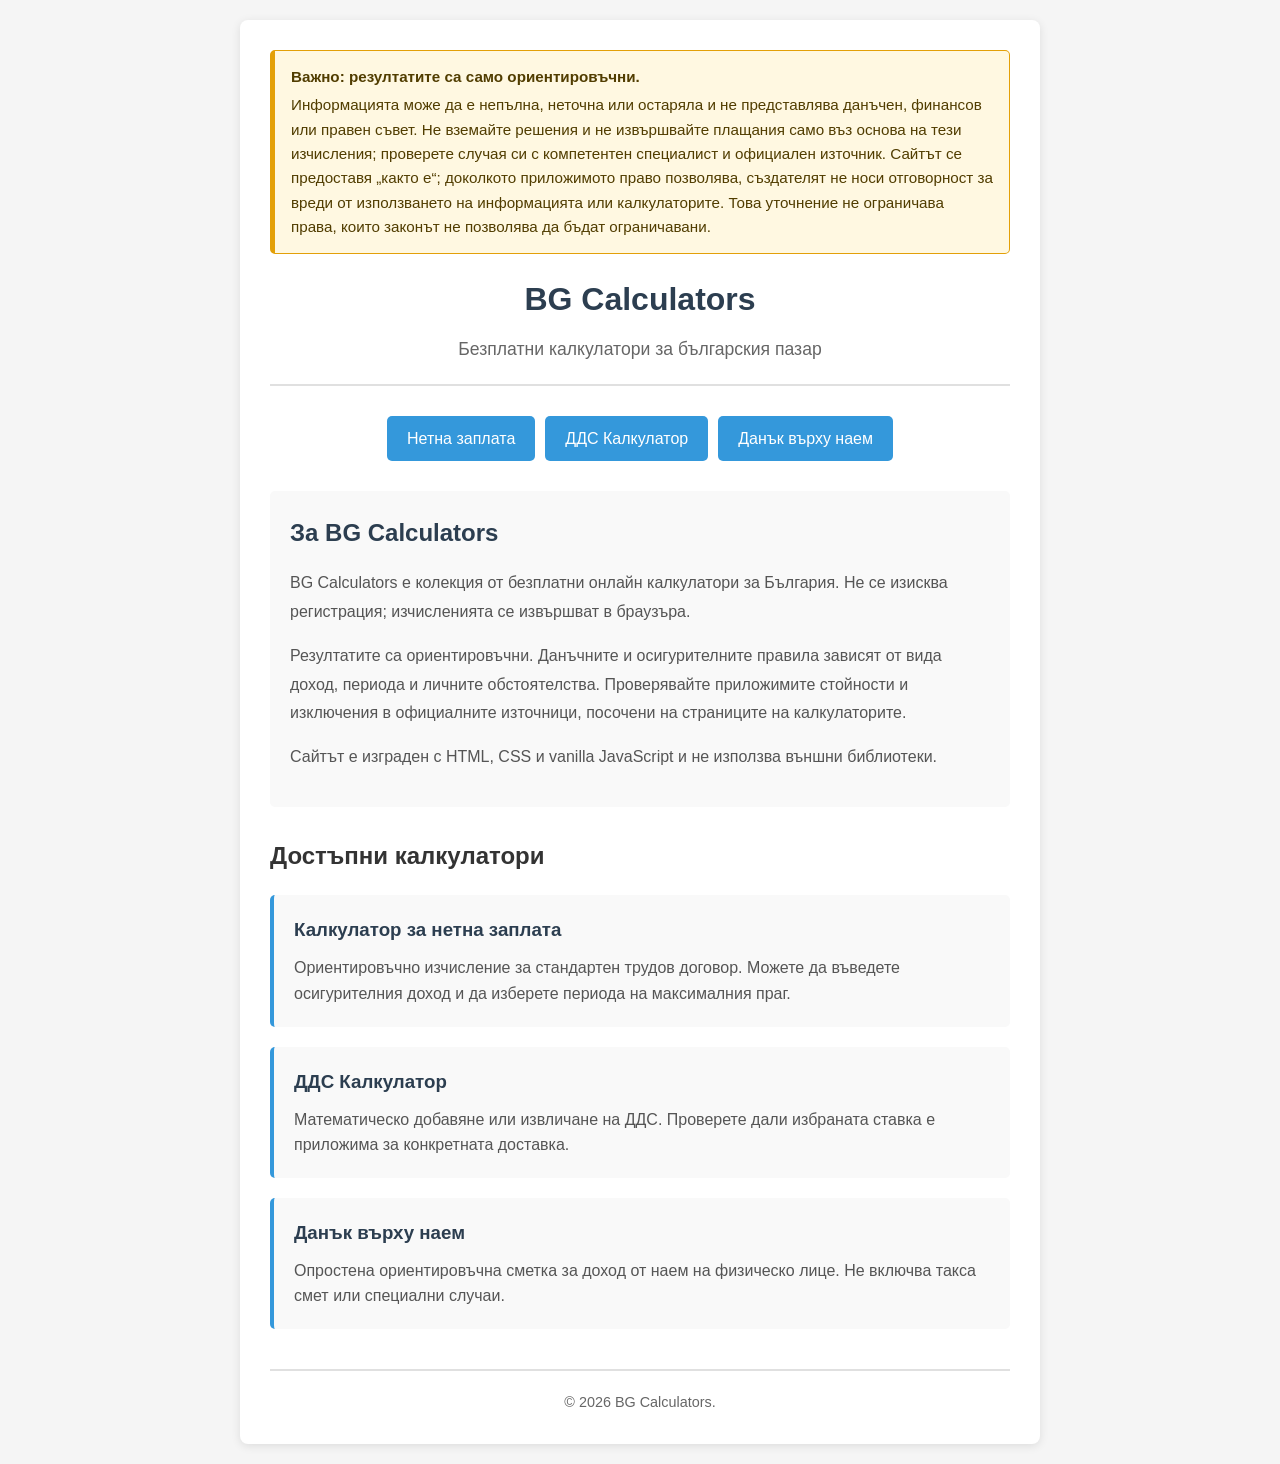
<file: index.html>
<!DOCTYPE html>
<html lang="bg">
<head>
    <meta charset="UTF-8">
    <meta name="viewport" content="width=device-width, initial-scale=1.0">
    <title>BG Calculators — безплатни калкулатори за България</title>
    <meta name="description" content="Безплатни калкулатори в евро за нетна заплата, ДДС и доход от наем в България.">
    <link rel="stylesheet" href="css/style.css">
</head>
<body>
    <div class="container">
        <aside class="site-notice" role="note" aria-label="Важно уточнение">
            <strong>Важно: резултатите са само ориентировъчни.</strong>
            Информацията може да е непълна, неточна или остаряла и не представлява данъчен, финансов или правен съвет. Не вземайте решения и не извършвайте плащания само въз основа на тези изчисления; проверете случая си с компетентен специалист и официален източник. Сайтът се предоставя „както е“; доколкото приложимото право позволява, създателят не носи отговорност за вреди от използването на информацията или калкулаторите. Това уточнение не ограничава права, които законът не позволява да бъдат ограничавани.
        </aside>
        <header>
            <h1>BG Calculators</h1>
            <p>Безплатни калкулатори за българския пазар</p>
        </header>

        <nav>
            <ul>
                <li><a href="calculators/net-salary.html">Нетна заплата</a></li>
                <li><a href="calculators/vat-calculator.html">ДДС Калкулатор</a></li>
                <li><a href="calculators/rent-tax-calculator.html">Данък върху наем</a></li>
            </ul>
        </nav>

        <section class="content">
            <h2>За BG Calculators</h2>
            <p>
                BG Calculators е колекция от безплатни онлайн калкулатори за България. Не се изисква регистрация; изчисленията се извършват в браузъра.
            </p>
            <p>
                Резултатите са ориентировъчни. Данъчните и осигурителните правила зависят от вида доход, периода и личните обстоятелства. Проверявайте приложимите стойности и изключения в официалните източници, посочени на страниците на калкулаторите.
            </p>
            <p>
                Сайтът е изграден с HTML, CSS и vanilla JavaScript и не използва външни библиотеки.
            </p>
        </section>

        <section>
            <h2>Достъпни калкулатори</h2>

            <div class="calculator-card">
                <h3><a href="calculators/net-salary.html">Калкулатор за нетна заплата</a></h3>
                <p>Ориентировъчно изчисление за стандартен трудов договор. Можете да въведете осигурителния доход и да изберете периода на максималния праг.</p>
            </div>

            <div class="calculator-card">
                <h3><a href="calculators/vat-calculator.html">ДДС Калкулатор</a></h3>
                <p>Математическо добавяне или извличане на ДДС. Проверете дали избраната ставка е приложима за конкретната доставка.</p>
            </div>

            <div class="calculator-card">
                <h3><a href="calculators/rent-tax-calculator.html">Данък върху наем</a></h3>
                <p>Опростена ориентировъчна сметка за доход от наем на физическо лице. Не включва такса смет или специални случаи.</p>
            </div>
        </section>

        <footer>
            <p>&copy; 2026 BG Calculators.</p>
        </footer>
    </div>

    <style>
        .calculator-card {
            margin: 20px 0;
            padding: 20px;
            background: #f9f9f9;
            border-radius: 5px;
            border-left: 4px solid #3498db;
        }

        .calculator-card h3 {
            margin-bottom: 10px;
        }

        .calculator-card h3 a {
            color: #2c3e50;
            text-decoration: none;
        }

        .calculator-card h3 a:hover {
            color: #3498db;
        }

        .calculator-card p {
            color: #555;
        }
    </style>
</body>
</html>
</file>
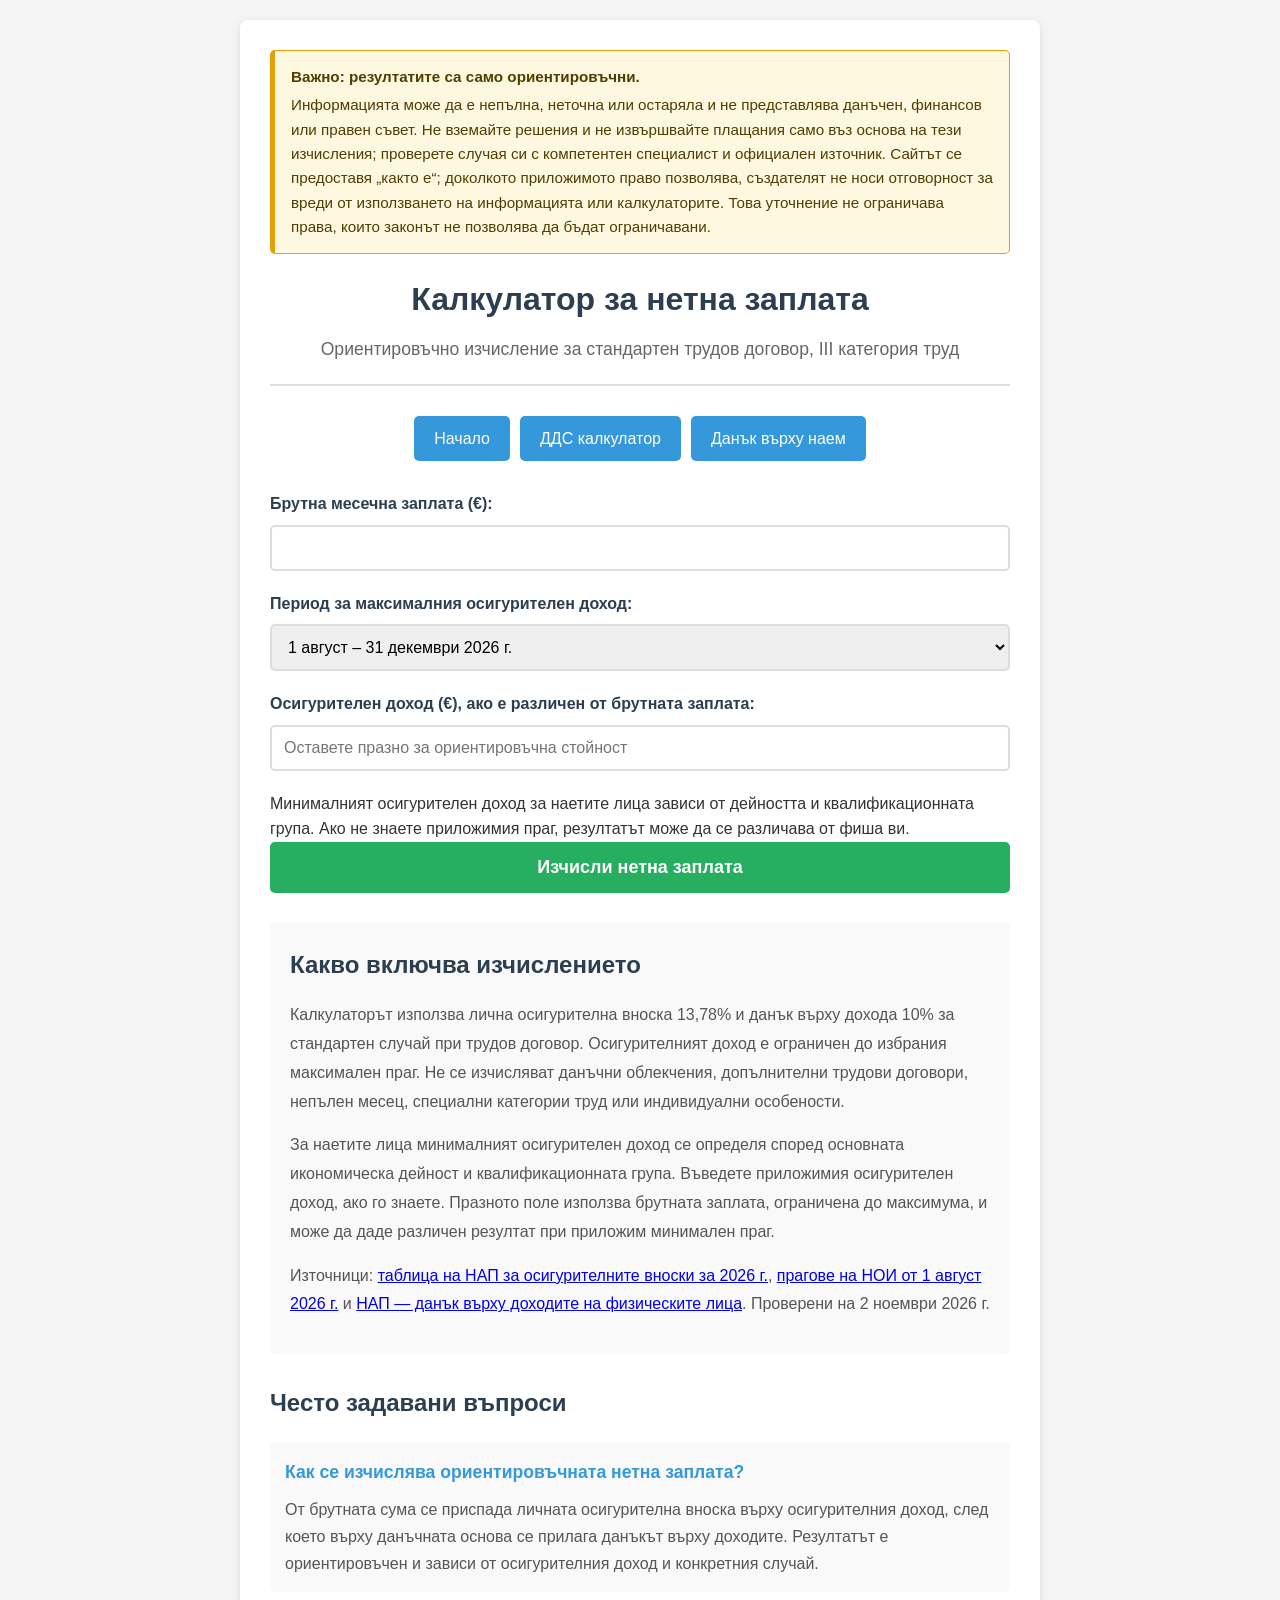
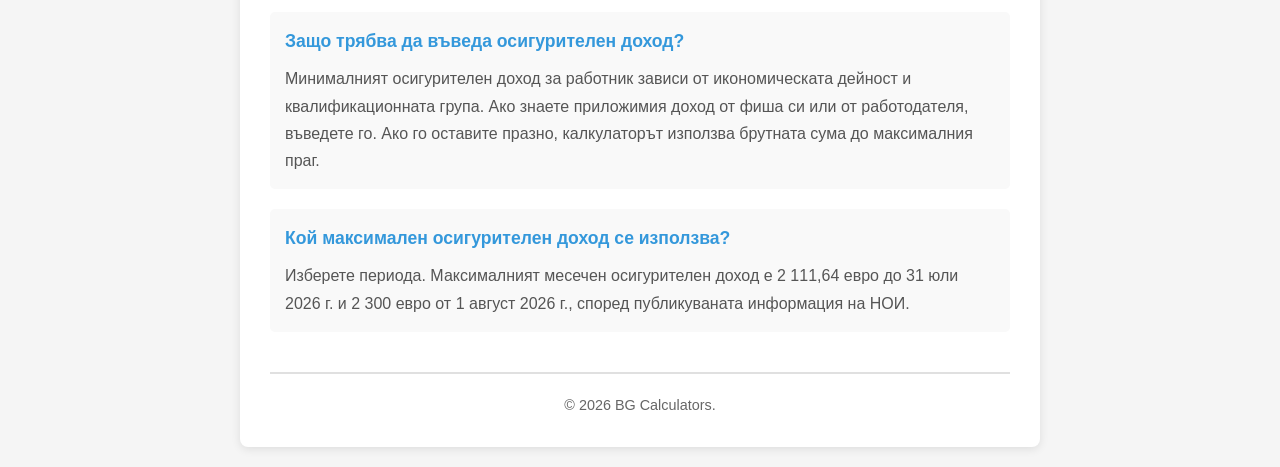
<file: calculators/net-salary.html>
<!DOCTYPE html>
<html lang="bg">
<head>
    <meta charset="UTF-8">
    <meta name="viewport" content="width=device-width, initial-scale=1.0">
    <title>Калкулатор за нетна заплата от брутна | България</title>
    <meta name="description" content="Изчислете ориентировъчно нетната заплата от брутна сума в евро. Изберете периода на осигурителния таван и въведете приложимия осигурителен доход, ако е различен от заплатата.">
    <link rel="stylesheet" href="../css/style.css">
    <script type="application/ld+json">
    {
        "@context": "https://schema.org",
        "@type": "FAQPage",
        "mainEntity": [
            {"@type":"Question","name":"Как се изчислява ориентировъчната нетна заплата?","acceptedAnswer":{"@type":"Answer","text":"От брутната сума се приспада личната осигурителна вноска върху осигурителния доход, след което върху данъчната основа се прилага данъкът върху доходите. Резултатът е ориентировъчен и зависи от осигурителния доход и конкретния случай."}},
            {"@type":"Question","name":"Защо трябва да въведа осигурителен доход?","acceptedAnswer":{"@type":"Answer","text":"Минималният осигурителен доход за работник зависи от икономическата дейност и квалификационната група. Ако знаете приложимия доход от фиша си или от работодателя, въведете го. Ако го оставите празно, калкулаторът използва брутната сума до максималния праг."}},
            {"@type":"Question","name":"Кой максимален осигурителен доход се използва?","acceptedAnswer":{"@type":"Answer","text":"Изберете периода. Максималният месечен осигурителен доход е 2 111,64 евро до 31 юли 2026 г. и 2 300 евро от 1 август 2026 г., според публикуваната информация на НОИ."}}
        ]
    }
    </script>
</head>
<body>
    <div class="container">
        <aside class="site-notice" role="note" aria-label="Важно уточнение">
            <strong>Важно: резултатите са само ориентировъчни.</strong>
            Информацията може да е непълна, неточна или остаряла и не представлява данъчен, финансов или правен съвет. Не вземайте решения и не извършвайте плащания само въз основа на тези изчисления; проверете случая си с компетентен специалист и официален източник. Сайтът се предоставя „както е“; доколкото приложимото право позволява, създателят не носи отговорност за вреди от използването на информацията или калкулаторите. Това уточнение не ограничава права, които законът не позволява да бъдат ограничавани.
        </aside>
        <header>
            <h1>Калкулатор за нетна заплата</h1>
            <p>Ориентировъчно изчисление за стандартен трудов договор, III категория труд</p>
        </header>
        <nav>
            <ul>
                <li><a href="../index.html">Начало</a></li>
                <li><a href="vat-calculator.html">ДДС калкулатор</a></li>
                <li><a href="rent-tax-calculator.html">Данък върху наем</a></li>
            </ul>
        </nav>

        <form class="calculator-form" id="salaryForm" novalidate>
            <div class="form-group">
                <label for="grossSalary">Брутна месечна заплата (€):</label>
                <input type="number" id="grossSalary" min="0" step="0.01" inputmode="decimal" required>
                <div class="error" id="grossSalaryError"></div>
            </div>
            <div class="form-group">
                <label for="period">Период за максималния осигурителен доход:</label>
                <select id="period">
                    <option value="fromAugust2026" selected>1 август – 31 декември 2026 г.</option>
                    <option value="throughJuly2026">1 януари – 31 юли 2026 г.</option>
                </select>
            </div>
            <div class="form-group">
                <label for="insuranceBase">Осигурителен доход (€), ако е различен от брутната заплата:</label>
                <input type="number" id="insuranceBase" min="0" step="0.01" inputmode="decimal" placeholder="Оставете празно за ориентировъчна стойност">
                <div class="error" id="insuranceBaseError"></div>
            </div>
            <p>Минималният осигурителен доход за наетите лица зависи от дейността и квалификационната група. Ако не знаете приложимия праг, резултатът може да се различава от фиша ви.</p>
            <button type="submit">Изчисли нетна заплата</button>
        </form>

        <div class="results" id="results" aria-live="polite">
            <h2>Ориентировъчен резултат</h2>
            <div class="result-row"><span class="result-label">Брутна заплата:</span><span class="result-value" id="resultGross">—</span></div>
            <div class="result-row"><span class="result-label">Осигурителен доход:</span><span class="result-value" id="resultInsuranceBase">—</span></div>
            <div class="result-row"><span class="result-label">Лични осигуровки (стандартен случай):</span><span class="result-value" id="resultEmployeeInsurance">—</span></div>
            <div class="result-row"><span class="result-label">Данъчна основа:</span><span class="result-value" id="resultTaxableIncome">—</span></div>
            <div class="result-row"><span class="result-label">Данък върху дохода:</span><span class="result-value" id="resultIncomeTax">—</span></div>
            <div class="result-row total"><span class="result-label">Нетна заплата:</span><span class="result-value" id="resultNetSalary">—</span></div>
        </div>

        <section class="content">
            <h2>Какво включва изчислението</h2>
            <p>Калкулаторът използва лична осигурителна вноска 13,78% и данък върху дохода 10% за стандартен случай при трудов договор. Осигурителният доход е ограничен до избрания максимален праг. Не се изчисляват данъчни облекчения, допълнителни трудови договори, непълен месец, специални категории труд или индивидуални особености.</p>
            <p>За наетите лица минималният осигурителен доход се определя според основната икономическа дейност и квалификационната група. Въведете приложимия осигурителен доход, ако го знаете. Празното поле използва брутната заплата, ограничена до максимума, и може да даде различен резултат при приложим минимален праг.</p>
            <p>Източници: <a href="https://nra.bg/wps/wcm/connect/agency/site/zakonodatelstvo/osiguryavane/stanovishta.ukazaniya.naruchnici/a10b7cdf-bc6b-4983-b604-1b7b593eb378" target="_blank" rel="noopener noreferrer">таблица на НАП за осигурителните вноски за 2026 г.</a>, <a href="https://www.nssi.bg/dohod01082026/" target="_blank" rel="noopener noreferrer">прагове на НОИ от 1 август 2026 г.</a> и <a href="https://nra.bg/wps/wcm/connect/agency/site/taxes/danak-vurhu-dohodite-na-fizicheski-lica/danak-vurhu-dohodite-na-fizicheskite-lica" target="_blank" rel="noopener noreferrer">НАП — данък върху доходите на физическите лица</a>. Проверени на 2 ноември 2026 г.</p>
        </section>
        <section class="faq">
            <h2>Често задавани въпроси</h2>
            <div class="faq-item"><h3>Как се изчислява ориентировъчната нетна заплата?</h3><p>От брутната сума се приспада личната осигурителна вноска върху осигурителния доход, след което върху данъчната основа се прилага данъкът върху доходите. Резултатът е ориентировъчен и зависи от осигурителния доход и конкретния случай.</p></div>
            <div class="faq-item"><h3>Защо трябва да въведа осигурителен доход?</h3><p>Минималният осигурителен доход за работник зависи от икономическата дейност и квалификационната група. Ако знаете приложимия доход от фиша си или от работодателя, въведете го. Ако го оставите празно, калкулаторът използва брутната сума до максималния праг.</p></div>
            <div class="faq-item"><h3>Кой максимален осигурителен доход се използва?</h3><p>Изберете периода. Максималният месечен осигурителен доход е 2 111,64 евро до 31 юли 2026 г. и 2 300 евро от 1 август 2026 г., според публикуваната информация на НОИ.</p></div>
        </section>
        <footer><p>&copy; 2026 BG Calculators.</p></footer>
    </div>
    <script src="../js/rates_loader.js"></script>
    <script src="../js/main.js"></script>
    <script>
        document.getElementById('salaryForm').addEventListener('submit', async function (event) {
            event.preventDefault();
            ['grossSalaryError', 'insuranceBaseError'].forEach(hideError);
            let valid = true;
            const grossRaw = document.getElementById('grossSalary').value;
            const insuranceRaw = document.getElementById('insuranceBase').value;
            const gross = Number(grossRaw);
            if (!isValidNumber(grossRaw)) {
                showError('grossSalaryError', 'Въведете валидна неотрицателна сума.');
                valid = false;
            }
            if (insuranceRaw !== '' && !isValidNumber(insuranceRaw)) {
                showError('insuranceBaseError', 'Въведете валиден неотрицателен осигурителен доход.');
                valid = false;
            }
            if (!valid) return;
            let rates;
            try {
                rates = await loadRates();
            } catch (error) {
                showError('grossSalaryError', 'Ставките не се заредиха. Обновете страницата и опитайте отново.');
                return;
            }
            const cap = rates.insurance.maximumThreshold[document.getElementById('period').value];
            const requestedBase = insuranceRaw === '' ? gross : Number(insuranceRaw);
            if (requestedBase > cap) {
                showError('insuranceBaseError', `Осигурителният доход не може да надвишава ${formatEUR(cap)} за избрания период.`);
                return;
            }
            const insuranceBase = Math.min(requestedBase, cap);
            const employeeInsurance = insuranceBase * rates.insurance.employeeRate;
            const taxableIncome = Math.max(0, gross - employeeInsurance);
            const incomeTax = taxableIncome * rates.incomeTax.rate;
            const netSalary = gross - employeeInsurance - incomeTax;
            document.getElementById('resultGross').textContent = formatEUR(gross);
            document.getElementById('resultInsuranceBase').textContent = formatEUR(insuranceBase);
            document.getElementById('resultEmployeeInsurance').textContent = `${formatEUR(employeeInsurance)} (${formatPercent(rates.insurance.employeeRate)})`;
            document.getElementById('resultTaxableIncome').textContent = formatEUR(taxableIncome);
            document.getElementById('resultIncomeTax').textContent = `${formatEUR(incomeTax)} (${formatPercent(rates.incomeTax.rate)})`;
            document.getElementById('resultNetSalary').textContent = formatEUR(netSalary);
            document.getElementById('results').classList.add('visible');
        });
    </script>
</body>
</html>
</file>
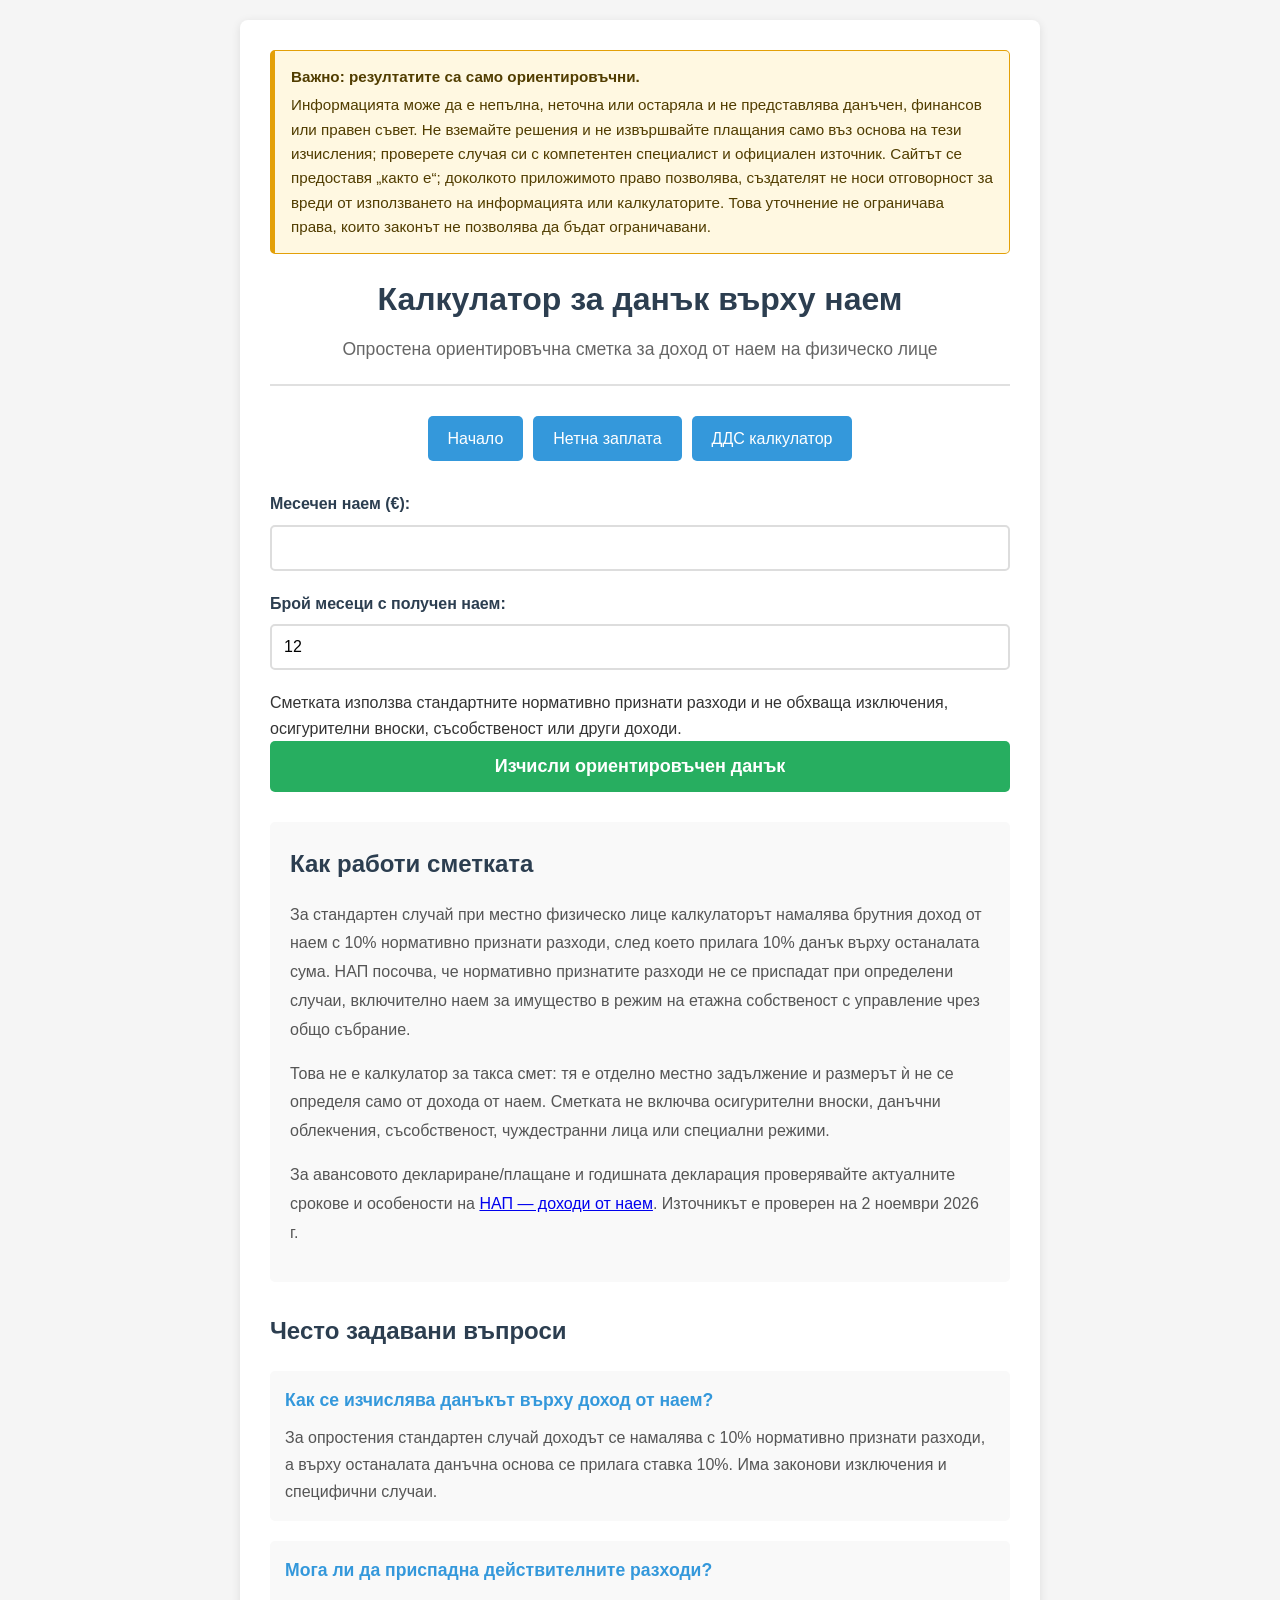
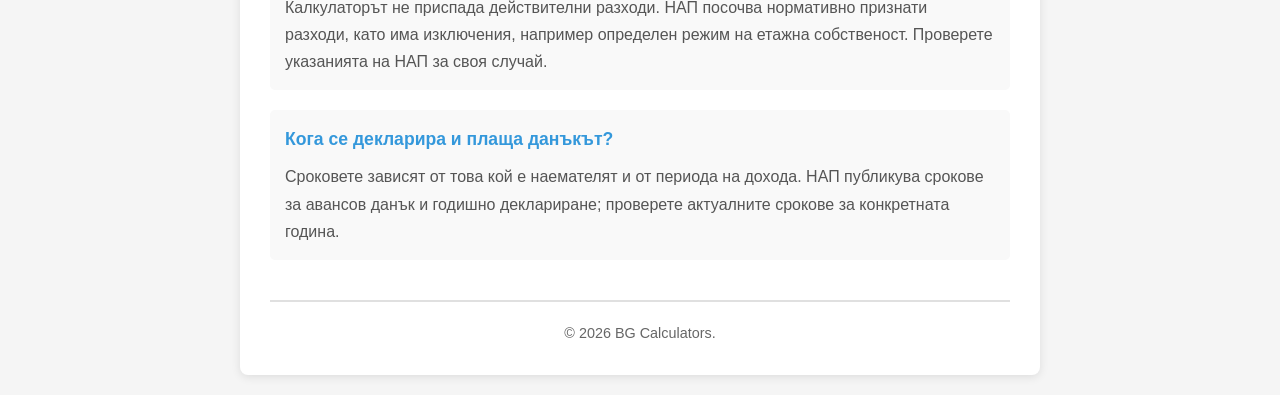
<file: calculators/rent-tax-calculator.html>
<!DOCTYPE html>
<html lang="bg">
<head>
    <meta charset="UTF-8">
    <meta name="viewport" content="width=device-width, initial-scale=1.0">
    <title>Калкулатор за данък върху доход от наем | България</title>
    <meta name="description" content="Ориентировъчно изчислете данъка върху доход от наем за физическо лице в евро с 10% нормативно признати разходи и данък 10%.">
    <link rel="stylesheet" href="../css/style.css">
    <script type="application/ld+json">
    {
        "@context":"https://schema.org",
        "@type":"FAQPage",
        "mainEntity":[
            {"@type":"Question","name":"Как се изчислява данъкът върху доход от наем?","acceptedAnswer":{"@type":"Answer","text":"За опростения стандартен случай доходът се намалява с 10% нормативно признати разходи, а върху останалата данъчна основа се прилага ставка 10%. Има законови изключения и специфични случаи."}},
            {"@type":"Question","name":"Мога ли да приспадна действителните разходи?","acceptedAnswer":{"@type":"Answer","text":"Калкулаторът не приспада действителни разходи. НАП посочва нормативно признати разходи, като има изключения, например определен режим на етажна собственост. Проверете указанията на НАП за своя случай."}},
            {"@type":"Question","name":"Кога се декларира и плаща данъкът?","acceptedAnswer":{"@type":"Answer","text":"Сроковете зависят от това кой е наемателят и от периода на дохода. НАП публикува срокове за авансов данък и годишно деклариране; проверете актуалните срокове за конкретната година."}}
        ]
    }
    </script>
</head>
<body>
    <div class="container">
        <aside class="site-notice" role="note" aria-label="Важно уточнение">
            <strong>Важно: резултатите са само ориентировъчни.</strong>
            Информацията може да е непълна, неточна или остаряла и не представлява данъчен, финансов или правен съвет. Не вземайте решения и не извършвайте плащания само въз основа на тези изчисления; проверете случая си с компетентен специалист и официален източник. Сайтът се предоставя „както е“; доколкото приложимото право позволява, създателят не носи отговорност за вреди от използването на информацията или калкулаторите. Това уточнение не ограничава права, които законът не позволява да бъдат ограничавани.
        </aside>
        <header><h1>Калкулатор за данък върху наем</h1><p>Опростена ориентировъчна сметка за доход от наем на физическо лице</p></header>
        <nav><ul>
            <li><a href="../index.html">Начало</a></li>
            <li><a href="net-salary.html">Нетна заплата</a></li>
            <li><a href="vat-calculator.html">ДДС калкулатор</a></li>
        </ul></nav>
        <form class="calculator-form" id="rentForm" novalidate>
            <div class="form-group">
                <label for="monthlyRent">Месечен наем (€):</label>
                <input type="number" id="monthlyRent" min="0" step="0.01" inputmode="decimal" required>
                <div class="error" id="monthlyRentError"></div>
            </div>
            <div class="form-group">
                <label for="months">Брой месеци с получен наем:</label>
                <input type="number" id="months" min="1" max="12" step="1" value="12" required>
                <div class="error" id="monthsError"></div>
            </div>
            <p>Сметката използва стандартните нормативно признати разходи и не обхваща изключения, осигурителни вноски, съсобственост или други доходи.</p>
            <button type="submit">Изчисли ориентировъчен данък</button>
        </form>
        <div class="results" id="results" aria-live="polite">
            <h2>Ориентировъчен резултат</h2>
            <div class="result-row"><span class="result-label">Брутен доход от наем:</span><span class="result-value" id="resultGrossRent">—</span></div>
            <div class="result-row"><span class="result-label">Нормативно признати разходи:</span><span class="result-value" id="resultExpenses">—</span></div>
            <div class="result-row"><span class="result-label">Опростена данъчна основа:</span><span class="result-value" id="resultNetIncome">—</span></div>
            <div class="result-row total"><span class="result-label">Ориентировъчен данък:</span><span class="result-value" id="resultIncomeTax">—</span></div>
            <div class="result-row"><span class="result-label">Остатък след този данък:</span><span class="result-value" id="resultNetAfterTax">—</span></div>
        </div>
        <section class="content">
            <h2>Как работи сметката</h2>
            <p>За стандартен случай при местно физическо лице калкулаторът намалява брутния доход от наем с 10% нормативно признати разходи, след което прилага 10% данък върху останалата сума. НАП посочва, че нормативно признатите разходи не се приспадат при определени случаи, включително наем за имущество в режим на етажна собственост с управление чрез общо събрание.</p>
            <p>Това не е калкулатор за такса смет: тя е отделно местно задължение и размерът ѝ не се определя само от дохода от наем. Сметката не включва осигурителни вноски, данъчни облекчения, съсобственост, чуждестранни лица или специални режими.</p>
            <p>За авансовото деклариране/плащане и годишната декларация проверявайте актуалните срокове и особености на <a href="https://www.nra.bg/wps/wcm/connect/nra.bg25863/agency/site/taxes/danak-vurhu-dohodite-na-fizicheski-lica/naem/" target="_blank" rel="noopener noreferrer">НАП — доходи от наем</a>. Източникът е проверен на 2 ноември 2026 г.</p>
        </section>
        <section class="faq">
            <h2>Често задавани въпроси</h2>
            <div class="faq-item"><h3>Как се изчислява данъкът върху доход от наем?</h3><p>За опростения стандартен случай доходът се намалява с 10% нормативно признати разходи, а върху останалата данъчна основа се прилага ставка 10%. Има законови изключения и специфични случаи.</p></div>
            <div class="faq-item"><h3>Мога ли да приспадна действителните разходи?</h3><p>Калкулаторът не приспада действителни разходи. НАП посочва нормативно признати разходи, като има изключения, например определен режим на етажна собственост. Проверете указанията на НАП за своя случай.</p></div>
            <div class="faq-item"><h3>Кога се декларира и плаща данъкът?</h3><p>Сроковете зависят от това кой е наемателят и от периода на дохода. НАП публикува срокове за авансов данък и годишно деклариране; проверете актуалните срокове за конкретната година.</p></div>
        </section>
        <footer><p>&copy; 2026 BG Calculators.</p></footer>
    </div>
    <script src="../js/rates_loader.js"></script>
    <script src="../js/main.js"></script>
    <script>
        document.getElementById('rentForm').addEventListener('submit', async function (event) {
            event.preventDefault();
            hideError('monthlyRentError');
            hideError('monthsError');
            const rentRaw = document.getElementById('monthlyRent').value;
            const monthsRaw = document.getElementById('months').value;
            const months = Number(monthsRaw);
            let valid = true;
            if (!isValidNumber(rentRaw)) {
                showError('monthlyRentError', 'Въведете валидна неотрицателна сума.');
                valid = false;
            }
            if (!Number.isInteger(months) || months < 1 || months > 12) {
                showError('monthsError', 'Въведете цяло число от 1 до 12.');
                valid = false;
            }
            if (!valid) return;
            let rates;
            try {
                rates = await loadRates();
            } catch (error) {
                showError('monthlyRentError', 'Ставките не се заредиха. Обновете страницата и опитайте отново.');
                return;
            }
            const grossRent = Number(rentRaw) * months;
            const expenses = grossRent * rates.rentalTax.recognizedExpensesPercent;
            const taxableIncome = grossRent - expenses;
            const incomeTax = taxableIncome * rates.rentalTax.rate;
            document.getElementById('resultGrossRent').textContent = formatEUR(roundTo(grossRent));
            document.getElementById('resultExpenses').textContent = formatEUR(roundTo(expenses));
            document.getElementById('resultNetIncome').textContent = formatEUR(roundTo(taxableIncome));
            document.getElementById('resultIncomeTax').textContent = formatEUR(roundTo(incomeTax));
            document.getElementById('resultNetAfterTax').textContent = formatEUR(roundTo(grossRent - incomeTax));
            document.getElementById('results').classList.add('visible');
        });
    </script>
</body>
</html>
</file>
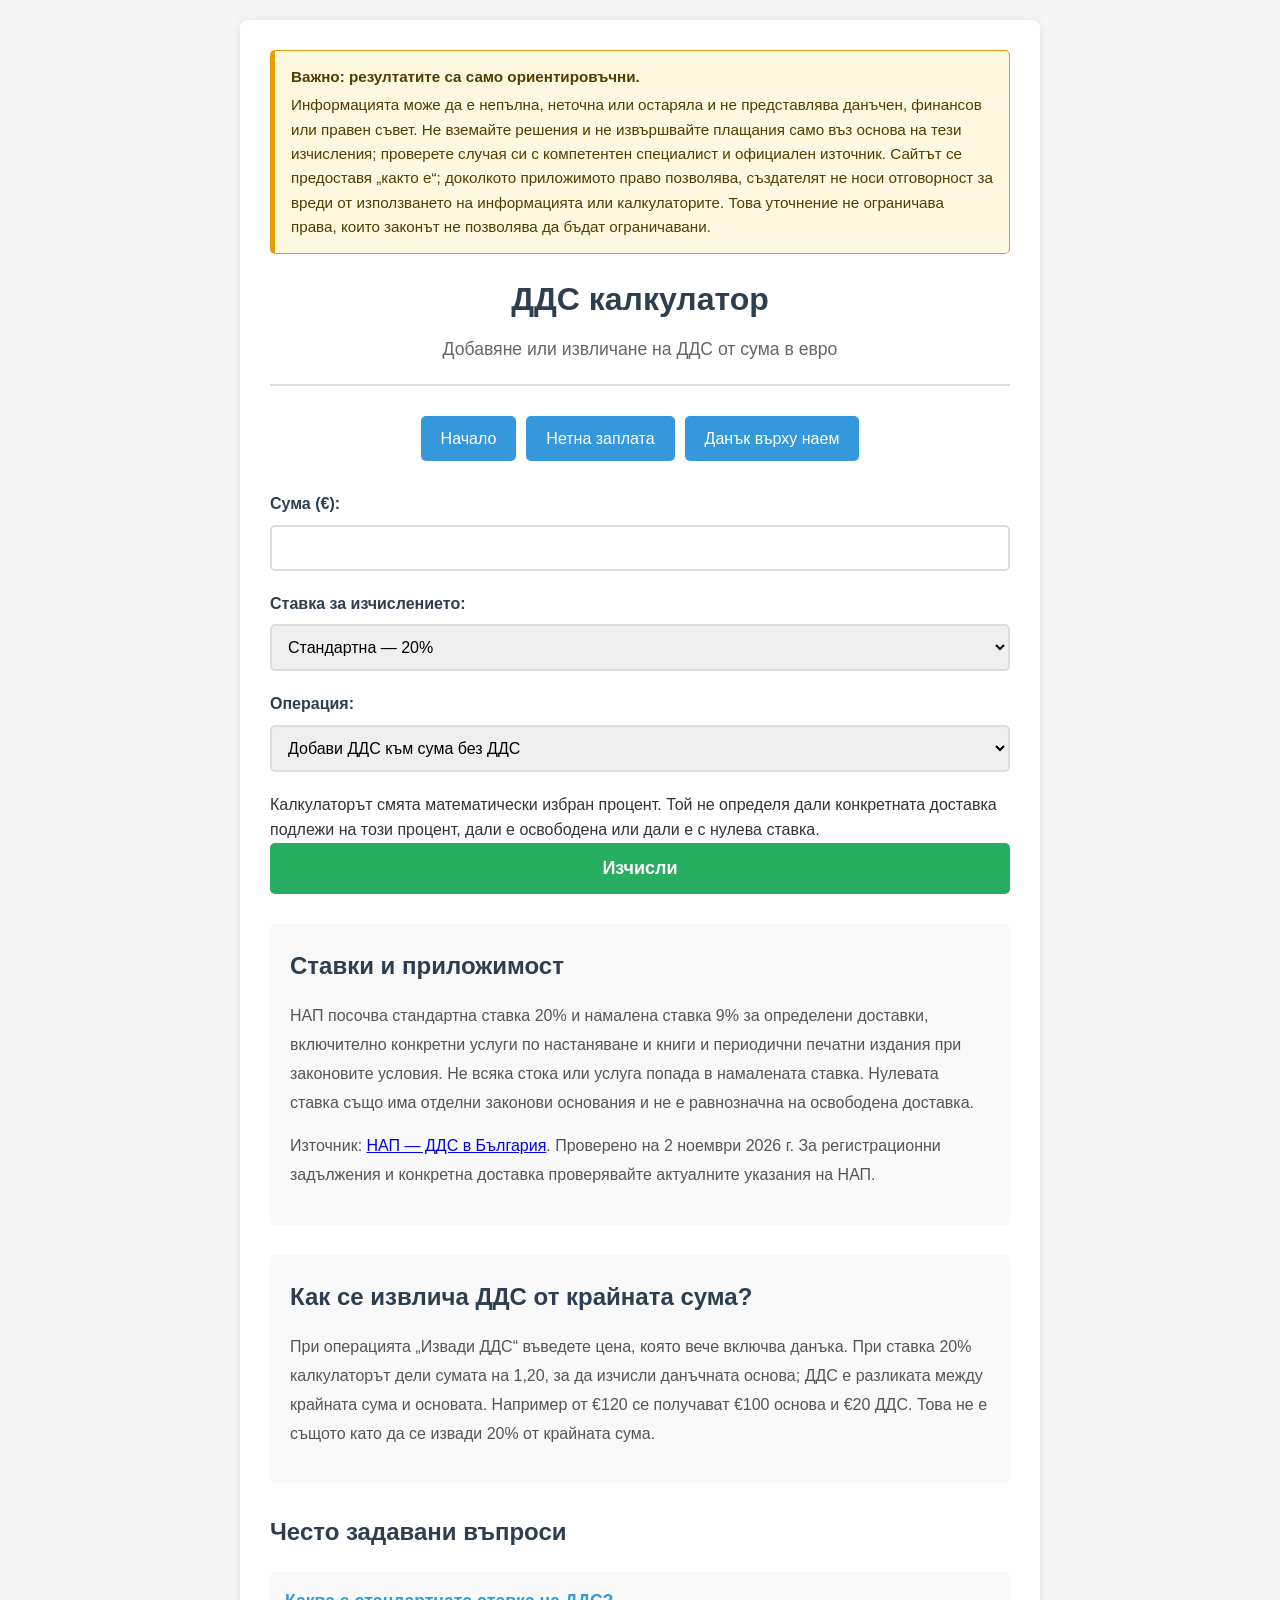
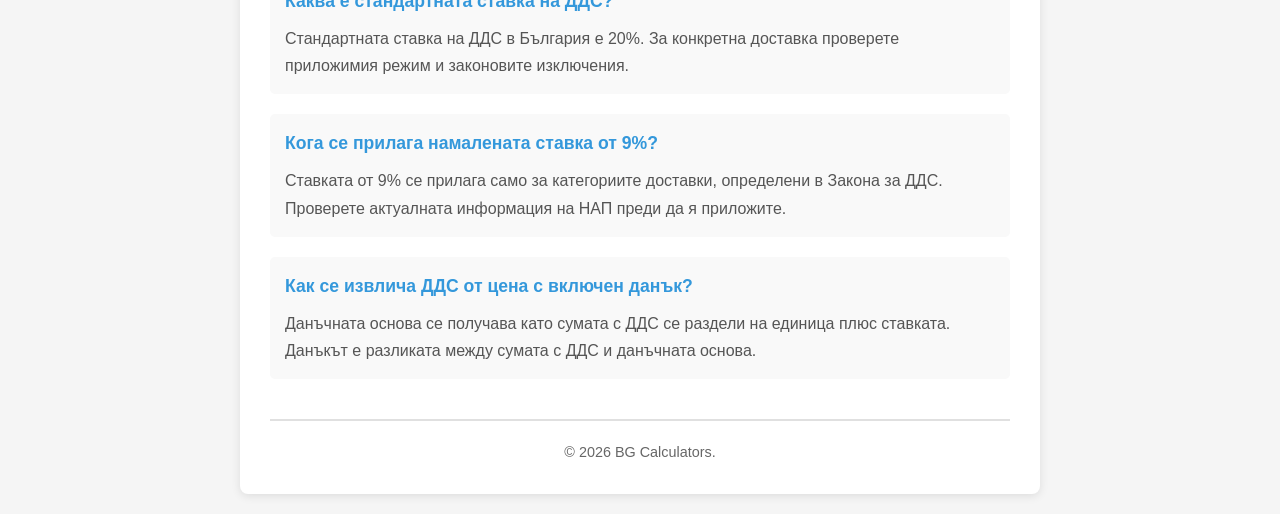
<file: calculators/vat-calculator.html>
<!DOCTYPE html>
<html lang="bg">
<head>
    <meta charset="UTF-8">
    <meta name="viewport" content="width=device-width, initial-scale=1.0">
    <title>ДДС калкулатор | Изчисляване на ДДС в евро</title>
    <meta name="description" content="Безплатен калкулатор за добавяне или извличане на ДДС от сума в евро. Изберете 20%, 9% или 0%; проверете приложимостта на ставката според вида доставка.">
    <link rel="stylesheet" href="../css/style.css">
    <script type="application/ld+json">
    {
        "@context":"https://schema.org",
        "@type":"FAQPage",
        "mainEntity":[
            {"@type":"Question","name":"Каква е стандартната ставка на ДДС?","acceptedAnswer":{"@type":"Answer","text":"Стандартната ставка на ДДС в България е 20%. За конкретна доставка проверете приложимия режим и законовите изключения."}},
            {"@type":"Question","name":"Кога се прилага намалената ставка от 9%?","acceptedAnswer":{"@type":"Answer","text":"Ставката от 9% се прилага само за категориите доставки, определени в Закона за ДДС. Проверете актуалната информация на НАП преди да я приложите."}},
            {"@type":"Question","name":"Как се извлича ДДС от цена с включен данък?","acceptedAnswer":{"@type":"Answer","text":"Данъчната основа се получава като сумата с ДДС се раздели на единица плюс ставката. Данъкът е разликата между сумата с ДДС и данъчната основа."}}
        ]
    }
    </script>
</head>
<body>
    <div class="container">
        <aside class="site-notice" role="note" aria-label="Важно уточнение">
            <strong>Важно: резултатите са само ориентировъчни.</strong>
            Информацията може да е непълна, неточна или остаряла и не представлява данъчен, финансов или правен съвет. Не вземайте решения и не извършвайте плащания само въз основа на тези изчисления; проверете случая си с компетентен специалист и официален източник. Сайтът се предоставя „както е“; доколкото приложимото право позволява, създателят не носи отговорност за вреди от използването на информацията или калкулаторите. Това уточнение не ограничава права, които законът не позволява да бъдат ограничавани.
        </aside>
        <header><h1>ДДС калкулатор</h1><p>Добавяне или извличане на ДДС от сума в евро</p></header>
        <nav><ul>
            <li><a href="../index.html">Начало</a></li>
            <li><a href="net-salary.html">Нетна заплата</a></li>
            <li><a href="rent-tax-calculator.html">Данък върху наем</a></li>
        </ul></nav>
        <form class="calculator-form" id="vatForm" novalidate>
            <div class="form-group">
                <label for="amount">Сума (€):</label>
                <input type="number" id="amount" min="0" step="0.01" inputmode="decimal" required>
                <div class="error" id="amountError"></div>
            </div>
            <div class="form-group">
                <label for="vatRate">Ставка за изчислението:</label>
                <select id="vatRate">
                    <option value="standard">Стандартна — 20%</option>
                    <option value="reduced">Намалена — 9% (само за допустими доставки)</option>
                    <option value="zero">Нулева — 0% (само при законово основание)</option>
                </select>
            </div>
            <div class="form-group">
                <label for="calculationType">Операция:</label>
                <select id="calculationType">
                    <option value="add">Добави ДДС към сума без ДДС</option>
                    <option value="remove">Извади ДДС от крайна сума с включен ДДС (при 20%: €120 = €100 + €20 ДДС)</option>
                    <option value="vatOnly">Изчисли само размера на ДДС</option>
                </select>
            </div>
            <p>Калкулаторът смята математически избран процент. Той не определя дали конкретната доставка подлежи на този процент, дали е освободена или дали е с нулева ставка.</p>
            <button type="submit">Изчисли</button>
        </form>
        <div class="results" id="results" aria-live="polite">
            <h2>Резултат</h2>
            <div class="result-row"><span class="result-label">Данъчна основа:</span><span class="result-value" id="resultInput">—</span></div>
            <div class="result-row"><span class="result-label">Ставка:</span><span class="result-value" id="resultRate">—</span></div>
            <div class="result-row"><span class="result-label">ДДС:</span><span class="result-value" id="resultVat">—</span></div>
            <div class="result-row total"><span class="result-label" id="resultTotalLabel">Сума с ДДС:</span><span class="result-value" id="resultTotal">—</span></div>
        </div>
        <section class="content">
            <h2>Ставки и приложимост</h2>
            <p>НАП посочва стандартна ставка 20% и намалена ставка 9% за определени доставки, включително конкретни услуги по настаняване и книги и периодични печатни издания при законовите условия. Не всяка стока или услуга попада в намалената ставка. Нулевата ставка също има отделни законови основания и не е равнозначна на освободена доставка.</p>
            <p>Източник: <a href="https://nra.bg/wps/portal/nra/taxes/dds-v-balgariya/" target="_blank" rel="noopener noreferrer">НАП — ДДС в България</a>. Проверено на 2 ноември 2026 г. За регистрационни задължения и конкретна доставка проверявайте актуалните указания на НАП.</p>
        </section>
        <section class="content">
            <h2>Как се извлича ДДС от крайната сума?</h2>
            <p>При операцията „Извади ДДС“ въведете цена, която вече включва данъка. При ставка 20% калкулаторът дели сумата на 1,20, за да изчисли данъчната основа; ДДС е разликата между крайната сума и основата. Например от €120 се получават €100 основа и €20 ДДС. Това не е същото като да се извади 20% от крайната сума.</p>
        </section>
        <section class="faq">
            <h2>Често задавани въпроси</h2>
            <div class="faq-item"><h3>Каква е стандартната ставка на ДДС?</h3><p>Стандартната ставка на ДДС в България е 20%. За конкретна доставка проверете приложимия режим и законовите изключения.</p></div>
            <div class="faq-item"><h3>Кога се прилага намалената ставка от 9%?</h3><p>Ставката от 9% се прилага само за категориите доставки, определени в Закона за ДДС. Проверете актуалната информация на НАП преди да я приложите.</p></div>
            <div class="faq-item"><h3>Как се извлича ДДС от цена с включен данък?</h3><p>Данъчната основа се получава като сумата с ДДС се раздели на единица плюс ставката. Данъкът е разликата между сумата с ДДС и данъчната основа.</p></div>
        </section>
        <footer><p>&copy; 2026 BG Calculators.</p></footer>
    </div>
    <script src="../js/rates_loader.js"></script>
    <script src="../js/main.js"></script>
    <script>
        document.getElementById('vatForm').addEventListener('submit', async function (event) {
            event.preventDefault();
            hideError('amountError');
            const rawAmount = document.getElementById('amount').value;
            if (!isValidNumber(rawAmount)) {
                showError('amountError', 'Въведете валидна неотрицателна сума.');
                return;
            }
            let rates;
            try {
                rates = await loadRates();
            } catch (error) {
                showError('amountError', 'Ставките не се заредиха. Обновете страницата и опитайте отново.');
                return;
            }
            const amount = Number(rawAmount);
            const selectedRate = document.getElementById('vatRate').value;
            const rate = rates.vat[selectedRate];
            const operation = document.getElementById('calculationType').value;
            let base;
            let vat;
            let total;
            if (operation === 'remove') {
                total = amount;
                base = rate === 0 ? amount : amount / (1 + rate);
                vat = total - base;
            } else {
                base = amount;
                vat = base * rate;
                total = operation === 'vatOnly' ? vat : base + vat;
            }
            base = roundTo(base);
            vat = roundTo(vat);
            total = operation === 'remove' ? roundTo(total) : operation === 'vatOnly' ? vat : roundTo(base + vat);
            document.getElementById('resultTotalLabel').textContent = operation === 'vatOnly' ? 'Само размерът на ДДС:' : 'Сума с ДДС:';
            document.getElementById('resultInput').textContent = formatEUR(base);
            document.getElementById('resultRate').textContent = formatPercent(rate);
            document.getElementById('resultVat').textContent = formatEUR(vat);
            document.getElementById('resultTotal').textContent = formatEUR(total);
            document.getElementById('results').classList.add('visible');
        });
    </script>
</body>
</html>
</file>
<file: css/style.css>
/**
 * Global styles for BG Calculators
 * Mobile-first, responsive design
 */

/* Reset and base styles */
* {
    margin: 0;
    padding: 0;
    box-sizing: border-box;
}

body {
    font-family: -apple-system, BlinkMacSystemFont, 'Segoe UI', Roboto, 'Helvetica Neue', Arial, sans-serif;
    line-height: 1.6;
    color: #333;
    background: #f5f5f5;
    padding: 20px;
}

/* Container */
.container {
    max-width: 800px;
    margin: 0 auto;
    background: white;
    padding: 30px;
    border-radius: 8px;
    box-shadow: 0 2px 10px rgba(0,0,0,0.1);
}

.site-notice {
    margin: 0 0 20px;
    padding: 14px 16px;
    border: 1px solid #e3a008;
    border-left: 5px solid #e3a008;
    border-radius: 5px;
    background: #fff8e1;
    color: #513d00;
    font-size: 0.95em;
}

.site-notice strong {
    display: block;
    margin-bottom: 4px;
}

/* Header */
header {
    text-align: center;
    margin-bottom: 30px;
    padding-bottom: 20px;
    border-bottom: 2px solid #e0e0e0;
}

header h1 {
    color: #2c3e50;
    font-size: 2em;
    margin-bottom: 10px;
}

header p {
    color: #666;
    font-size: 1.1em;
}

/* Navigation */
nav {
    margin: 20px 0;
}

nav ul {
    list-style: none;
    display: flex;
    flex-wrap: wrap;
    gap: 10px;
    justify-content: center;
}

nav li a {
    display: block;
    padding: 10px 20px;
    background: #3498db;
    color: white;
    text-decoration: none;
    border-radius: 5px;
    transition: background 0.3s;
}

nav li a:hover {
    background: #2980b9;
}

/* Calculator form */
.calculator-form {
    margin: 30px 0;
}

.form-group {
    margin-bottom: 20px;
}

.form-group label {
    display: block;
    margin-bottom: 8px;
    font-weight: 600;
    color: #2c3e50;
}

.form-group input,
.form-group select {
    width: 100%;
    padding: 12px;
    border: 2px solid #ddd;
    border-radius: 5px;
    font-size: 16px;
    transition: border-color 0.3s;
}

.form-group input:focus,
.form-group select:focus {
    outline: none;
    border-color: #3498db;
}

.form-group input[type="number"] {
    -moz-appearance: textfield;
}

.form-group input[type="number"]::-webkit-outer-spin-button,
.form-group input[type="number"]::-webkit-inner-spin-button {
    -webkit-appearance: none;
    margin: 0;
}

/* Buttons */
button {
    display: block;
    width: 100%;
    padding: 15px;
    background: #27ae60;
    color: white;
    border: none;
    border-radius: 5px;
    font-size: 18px;
    font-weight: 600;
    cursor: pointer;
    transition: background 0.3s;
}

button:hover {
    background: #219150;
}

button:active {
    transform: translateY(1px);
}

/* Error messages */
.error {
    color: #e74c3c;
    font-size: 14px;
    margin-top: 5px;
    display: none;
}

/* Results section */
.results {
    margin: 30px 0;
    padding: 20px;
    background: #ecf0f1;
    border-radius: 5px;
    display: none;
}

.results.visible {
    display: block;
}

.results h2 {
    color: #2c3e50;
    margin-bottom: 15px;
}

.result-row {
    display: flex;
    justify-content: space-between;
    padding: 10px 0;
    border-bottom: 1px solid #d0d0d0;
}

.result-row:last-child {
    border-bottom: none;
}

.result-row.total {
    font-weight: 700;
    font-size: 1.2em;
    color: #27ae60;
    border-top: 2px solid #2c3e50;
    margin-top: 10px;
    padding-top: 15px;
}

.result-label {
    color: #555;
}

.result-value {
    font-weight: 600;
    color: #2c3e50;
}

/* Examples section */
.examples {
    margin: 30px 0;
    padding: 20px;
    background: #fff9e6;
    border-left: 4px solid #f39c12;
    border-radius: 5px;
}

.examples h3 {
    color: #d35400;
    margin-bottom: 15px;
}

.example {
    margin: 15px 0;
    padding: 10px;
    background: white;
    border-radius: 5px;
}

.example h4 {
    color: #2c3e50;
    margin-bottom: 8px;
}

.example p {
    color: #555;
    font-size: 0.95em;
}

/* Content section */
.content {
    margin: 30px 0;
    padding: 20px;
    background: #f9f9f9;
    border-radius: 5px;
    line-height: 1.8;
}

.content h2 {
    color: #2c3e50;
    margin-bottom: 15px;
}

.content p {
    color: #555;
    margin-bottom: 15px;
}

/* FAQ section */
.faq {
    margin: 30px 0;
}

.faq h2 {
    color: #2c3e50;
    margin-bottom: 20px;
}

.faq-item {
    margin-bottom: 20px;
    padding: 15px;
    background: #f9f9f9;
    border-radius: 5px;
}

.faq-item h3 {
    color: #3498db;
    margin-bottom: 10px;
    font-size: 1.1em;
}

.faq-item p {
    color: #555;
    line-height: 1.7;
}

/* Footer */
footer {
    margin-top: 40px;
    padding-top: 20px;
    border-top: 2px solid #e0e0e0;
    text-align: center;
    color: #666;
    font-size: 0.9em;
}

footer a {
    color: #3498db;
    text-decoration: none;
}

footer a:hover {
    text-decoration: underline;
}

/* Responsive */
@media (max-width: 600px) {
    body {
        padding: 10px;
    }

    .container {
        padding: 20px;
    }

    .site-notice {
        padding: 12px;
        font-size: 0.9em;
    }

    header h1 {
        font-size: 1.5em;
    }

    nav ul {
        flex-direction: column;
    }

    .result-row {
        flex-direction: column;
        gap: 5px;
    }
}
</file>
